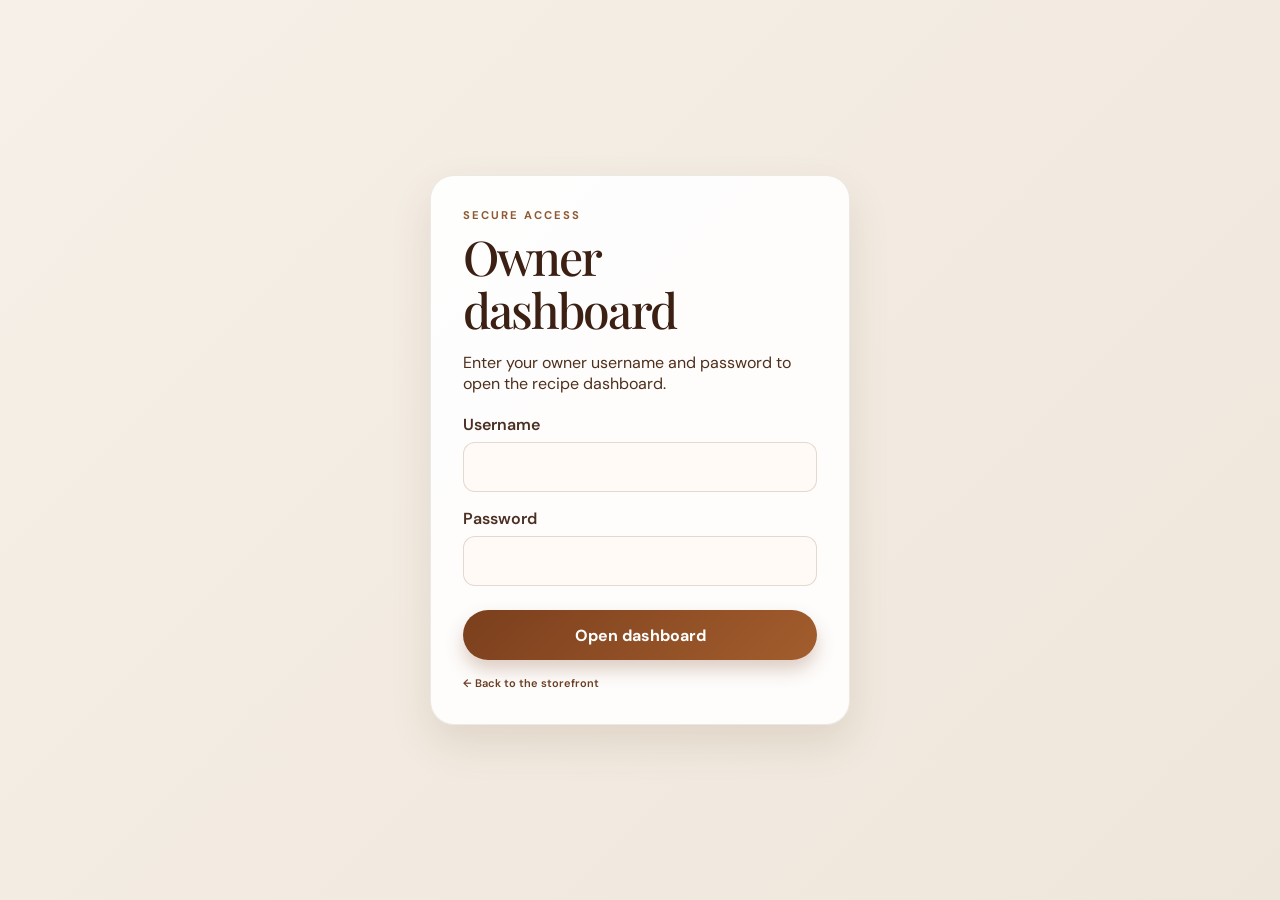
<file: owner-login.html>
<!DOCTYPE html>
<html lang="en">
<head>
  <meta charset="UTF-8">
  <meta name="viewport" content="width=device-width, initial-scale=1">
  <meta name="robots" content="noindex, nofollow">
  <title>Owner login</title>
  <link rel="preconnect" href="https://fonts.googleapis.com">
  <link rel="preconnect" href="https://fonts.gstatic.com" crossorigin>
  <link href="https://fonts.googleapis.com/css2?family=DM+Sans:wght@400;500;600;700&family=Playfair+Display:wght@500;600;700&display=swap" rel="stylesheet">
  <link rel="stylesheet" href="owner.css">
  <style>
    body {
      min-height: 100vh;
      margin: 0;
      display: grid;
      place-items: center;
      background: linear-gradient(135deg, #f6f0e8 0%, #efe6db 100%);
      color: #4f2f1d;
      font-family: "DM Sans", sans-serif;
    }
    .login-card {
      width: min(92vw, 420px);
      background: rgba(255,255,255,0.9);
      border: 1px solid rgba(111, 74, 41, 0.12);
      border-radius: 24px;
      padding: 2rem;
      box-shadow: 0 18px 42px rgba(87, 58, 28, 0.12);
    }
    .eyebrow {
      margin: 0 0 0.5rem;
      font-size: 0.7rem;
      letter-spacing: 0.18em;
      text-transform: uppercase;
      color: #8f5a32;
      font-weight: 700;
    }
    h1 {
      margin: 0 0 0.75rem;
      font-family: "Playfair Display", serif;
      font-size: clamp(2.2rem, 4vw, 3rem);
      line-height: 1.1;
      color: #3c2014;
    }
    form {
      display: grid;
      gap: 1rem;
      margin-top: 1.25rem;
    }
    label {
      display: grid;
      gap: 0.45rem;
      font-weight: 600;
      color: #4a2f22;
    }
    input {
      padding: 0.85rem 0.9rem;
      border-radius: 12px;
      border: 1px solid rgba(102, 70, 44, 0.18);
      background: #fffaf5;
      font: inherit;
      color: #2d1d14;
    }
    input:focus {
      outline: 2px solid rgba(150, 98, 42, 0.25);
      border-color: rgba(150, 98, 42, 0.5);
    }
    button {
      margin-top: 0.5rem;
      border: none;
      border-radius: 999px;
      background: linear-gradient(135deg, #7b3f1d, #a35d2d);
      color: white;
      font-weight: 700;
      padding: 0.9rem 1.1rem;
      cursor: pointer;
      box-shadow: 0 10px 18px rgba(123, 63, 29, 0.25);
    }
    .back-link {
      display: inline-block;
      margin-top: 1rem;
      color: #6b3d22;
      text-decoration: none;
      font-weight: 600;
    }
  </style>
</head>
<body>
  <main class="login-card">
    <div class="eyebrow">secure access</div>
    <h1>Owner dashboard</h1>
    <p>Enter your owner username and password to open the recipe dashboard.</p>

    <form action="/login" method="post" autocomplete="on">
      <label>
        Username
        <input type="text" name="username" autocomplete="username" required>
      </label>
      <label>
        Password
        <input type="password" name="password" autocomplete="current-password" required>
      </label>
      <button type="submit">Open dashboard</button>
    </form>

    <a class="back-link" href="/">← Back to the storefront</a>
  </main>
</body>
</html>
</file>
<file: owner.css>
:root {
  --cream: #f8f4ec;
  --paper: #fffdf8;
  --ink: #2c241e;
  --muted: #786f63;
  --saffron: #dd8c35;
  --red: #813c2b;
  --green: #495d43;
  --line: #e8e0d3;
  --serif: "Playfair Display", Georgia, serif;
  --sans: "DM Sans", Arial, sans-serif;
}

* { box-sizing: border-box; }
body { margin: 0; background: var(--cream); color: var(--ink); font-family: var(--sans); -webkit-font-smoothing: antialiased; }
a { color: inherit; text-decoration: none; }
button, input, select { font: inherit; }
button:focus-visible, a:focus-visible, input:focus-visible, select:focus-visible { outline: 3px solid var(--saffron); outline-offset: 2px; }
.owner-header { min-height: 76px; padding: 0 max(5%, calc((100% - 1150px) / 2)); display: flex; justify-content: space-between; align-items: center; gap: 20px; border-bottom: 1px solid var(--line); background: var(--paper); }
.owner-brand { display: flex; align-items: center; gap: 11px; }
.owner-brand-mark { width: 38px; height: 38px; display: grid; place-items: center; border-radius: 50%; background: var(--red); color: #fff7e9; font-family: var(--serif); font-size: 19px; }
.owner-brand > span:last-child { display: grid; gap: 3px; }
.owner-brand strong { font-family: var(--serif); font-size: 16px; font-weight: 600; }
.owner-brand small { color: var(--muted); font-size: 7px; letter-spacing: .18em; }
.back-link { color: #6d6256; font-size: 11px; font-weight: 600; }
.back-link:hover, .owner-footer a:hover { color: var(--red); }
.owner-main { width: min(1100px, 90%); margin: 0 auto; }
.dashboard-intro { padding: 53px 0 28px; }
.eyebrow { display: flex; align-items: center; gap: 9px; color: #8b6540; font-size: 8px; font-weight: 700; letter-spacing: .19em; }
.eyebrow span { width: 19px; height: 1px; background: var(--saffron); }
h1 { margin: 14px 0 10px; font-family: var(--serif); font-size: clamp(36px, 5vw, 54px); font-weight: 500; letter-spacing: -.04em; line-height: 1.1; }
h1 em { color: var(--red); font-weight: 500; }
.dashboard-intro > p { max-width: 635px; margin: 0; color: var(--muted); font-size: 12px; line-height: 1.8; }
.storage-notice { display: flex; align-items: flex-start; gap: 11px; padding: 13px 15px; border: 1px solid #e6dac7; background: #f2ecdf; }
.notice-icon { width: 19px; height: 19px; display: grid; flex: 0 0 auto; place-items: center; border-radius: 50%; background: #dfd3bd; color: #665841; font-family: var(--serif); font-size: 12px; }
.storage-notice p { margin: 0; color: #746959; font-size: 9px; line-height: 1.65; }
.storage-notice strong { color: #473c2e; }
.dashboard-toolbar { min-height: 73px; display: flex; justify-content: space-between; align-items: center; gap: 18px; }
.recipe-count { display: flex; align-items: baseline; gap: 8px; color: #857a6c; font-size: 10px; }
.recipe-count strong { color: var(--red); font-family: var(--serif); font-size: 22px; font-weight: 500; }
.toolbar-actions { display: flex; flex-wrap: wrap; justify-content: flex-end; gap: 8px; }
.button { min-height: 37px; padding: 0 13px; display: inline-flex; align-items: center; justify-content: center; border: 1px solid transparent; border-radius: 3px; cursor: pointer; font-size: 9px; font-weight: 700; transition: background .2s, transform .2s; }
.button:hover { transform: translateY(-1px); }
.button-quiet { border-color: #d5cbbc; background: transparent; color: #51483e; }
.button-quiet:hover { background: #f0e9dc; }
.button-dark { background: var(--ink); color: var(--paper); }
.button-dark:hover { background: #493a2f; }
.button-saffron { background: var(--saffron); color: #251c13; }
.button-saffron:hover { background: #eba850; }
.dashboard-status { min-height: 0; color: var(--green); font-size: 10px; }
.dashboard-status:not(:empty) { margin-bottom: 10px; }
.dashboard-status.is-error { color: #a23126; }
.recipe-list { display: grid; grid-template-columns: minmax(0, 1fr); gap: 12px; padding-bottom: 55px; }
.recipe-card { min-width: 0; border: 1px solid var(--line); background: var(--paper); }
.recipe-heading { padding: 14px 17px; display: flex; align-items: center; gap: 12px; border-bottom: 1px solid #eee8de; }
.recipe-number { color: #b29069; font-family: var(--serif); font-size: 12px; }
.recipe-name-wrap { min-width: 0; flex: 1; display: flex; align-items: center; gap: 9px; }
.recipe-name-wrap label { color: #938677; font-size: 8px; }
.recipe-name { width: min(100%, 330px); min-height: 34px; padding: 5px 9px; border: 1px solid transparent; background: transparent; color: var(--ink); font-family: var(--serif); font-size: 17px; }
.recipe-name:hover, .recipe-name:focus { border-color: #e6ddcf; background: white; }
.remove-recipe { padding: 7px 9px; border: 1px solid #ead7d1; background: transparent; color: #984638; cursor: pointer; font-size: 8px; font-weight: 600; }
.remove-recipe:hover { background: #fbefeb; }
.recipe-content { padding: 16px 18px 18px; }
.recipe-content h2 { margin: 0 0 10px; color: #64594b; font-size: 8px; letter-spacing: .13em; text-transform: uppercase; }
.recipe-photo-section { margin-bottom: 19px; padding-bottom: 16px; border-bottom: 1px solid #eee8de; }
.recipe-image-preview { width: min(100%, 310px); height: 150px; display: grid; place-items: center; overflow: hidden; border: 1px solid #e7dfd3; background: #f4efe6; }
.recipe-image-preview img { width: 100%; height: 100%; object-fit: cover; }
.image-placeholder { padding: 12px; color: #938879; font-size: 9px; text-align: center; }
.photo-controls { max-width: 680px; margin-top: 9px; display: grid; grid-template-columns: minmax(160px, 1fr) auto auto; align-items: center; gap: 8px; }
.photo-url-input { width: 100%; min-width: 0; min-height: 36px; padding: 7px 9px; border: 1px solid #e7dfd3; background: #fffefa; color: var(--ink); font-size: 9px; }
.photo-url-input::placeholder { color: #a79c8e; }
.upload-photo-button { position: relative; overflow: hidden; }
.upload-photo-button input { position: absolute; inset: 0; width: 100%; height: 100%; opacity: 0; cursor: pointer; }
.reset-photo-button { border-color: #d5cbbc; background: transparent; color: #51483e; }
.photo-note { max-width: 650px; margin: 8px 0 0; color: #928676; font-size: 8px; line-height: 1.6; }
.ingredients-table { min-width: 0; display: grid; overflow-x: auto; }
.ingredient-row { display: grid; grid-template-columns: minmax(130px, 1.7fr) minmax(80px, .8fr) minmax(95px, .95fr) minmax(110px, 1fr) 32px; gap: 8px; align-items: center; padding: 7px 0; border-bottom: 1px solid #f0ebe3; }
.ingredient-row.ingredient-header { padding: 4px 0 7px; color: #94897b; font-size: 8px; font-weight: 600; }
.ingredient-row input, .ingredient-row select { width: 100%; min-width: 0; min-height: 34px; padding: 6px 8px; border: 1px solid #e7dfd3; border-radius: 2px; background: #fffefa; color: var(--ink); font-size: 9px; }
.ingredient-row input::placeholder { color: #b2a99c; }
.ingredient-row input:focus, .ingredient-row select:focus, .batch-row input:focus { border-color: #bd9a6c; outline: 2px solid rgba(221,140,53,.18); }
.remove-ingredient { width: 29px; height: 29px; border: 0; border-radius: 50%; background: transparent; color: #987e6c; cursor: pointer; font-size: 16px; }
.remove-ingredient:hover { background: #f5e9e3; color: #9b342b; }
.empty-ingredients { padding: 9px 0 3px; color: #958a7b; font-size: 9px; }
.section-actions { display: flex; align-items: center; justify-content: space-between; gap: 12px; margin-top: 11px; }
.add-line { padding: 0; border: 0; background: transparent; color: var(--red); cursor: pointer; font-size: 9px; font-weight: 700; }
.add-line:hover { text-decoration: underline; }
.ingredient-total { color: #817665; font-size: 9px; }
.ingredient-total strong { color: var(--green); font-size: 10px; }
.batch-section { margin-top: 20px; padding-top: 15px; border-top: 1px solid #eee8de; }
.batch-list { display: flex; flex-wrap: wrap; gap: 8px; }
.batch-row { display: flex; align-items: center; gap: 7px; padding: 7px; border: 1px solid #e9e1d5; background: #fbf8f1; }
.batch-row input { width: 120px; min-height: 31px; padding: 5px 7px; border: 1px solid #e7dfd3; background: #fffefa; font-size: 9px; }
.batch-row input.batch-servings { width: 75px; }
.batch-row span { color: #827767; font-size: 8px; }
.remove-batch { width: 27px; height: 27px; border: 0; background: transparent; color: #987e6c; cursor: pointer; font-size: 15px; }
.remove-batch:hover { color: #9b342b; }
.owner-footer { min-height: 57px; padding: 0 5%; display: flex; align-items: center; justify-content: space-between; border-top: 1px solid var(--line); background: #f2ece1; color: #867a6d; font-size: 9px; }
.owner-footer a { color: var(--red); font-weight: 700; }

@media (max-width: 680px) {
  .owner-header { min-height: 66px; padding: 0 5%; }
  .owner-brand-mark { width: 34px; height: 34px; }
  .owner-brand strong { font-size: 14px; }
  .back-link { font-size: 9px; }
  .owner-main { width: 90%; }
  .dashboard-intro { padding: 39px 0 22px; }
  .dashboard-intro > p { font-size: 11px; }
  .dashboard-toolbar { align-items: flex-start; flex-direction: column; padding: 17px 0 13px; gap: 10px; }
  .toolbar-actions { width: 100%; justify-content: flex-start; }
  .button { min-height: 36px; padding: 0 10px; font-size: 8px; }
  .recipe-heading { padding: 11px 12px; gap: 8px; }
  .recipe-name-wrap { align-items: flex-start; flex-direction: column; gap: 3px; }
  .recipe-name { width: 100%; padding-left: 3px; font-size: 16px; }
  .recipe-content { padding: 14px 12px 15px; }
  .recipe-image-preview { width: 100%; max-width: 310px; height: 145px; }
  .photo-controls { grid-template-columns: 1fr 1fr; }
  .photo-url-input { grid-column: 1 / -1; }
  .ingredient-row { grid-template-columns: minmax(100px, 1.3fr) minmax(64px, .75fr) minmax(78px, .85fr) minmax(88px, .9fr) 27px; gap: 5px; }
  .ingredient-row input, .ingredient-row select { min-height: 35px; padding: 5px 6px; font-size: 8px; }
  .ingredient-row.ingredient-header { font-size: 7px; }
  .ingredient-row { min-width: 540px; }
  .ingredients-table { overflow-x: auto; padding-bottom: 4px; }
  .batch-row { max-width: 100%; flex-wrap: wrap; }
  .owner-footer { padding: 0 5%; font-size: 8px; }
}
@media (max-width: 390px) {
  .toolbar-actions { gap: 6px; }
  .button { padding: 0 8px; font-size: 7px; }
  .remove-recipe { padding: 6px; font-size: 7px; }
}
</file>
